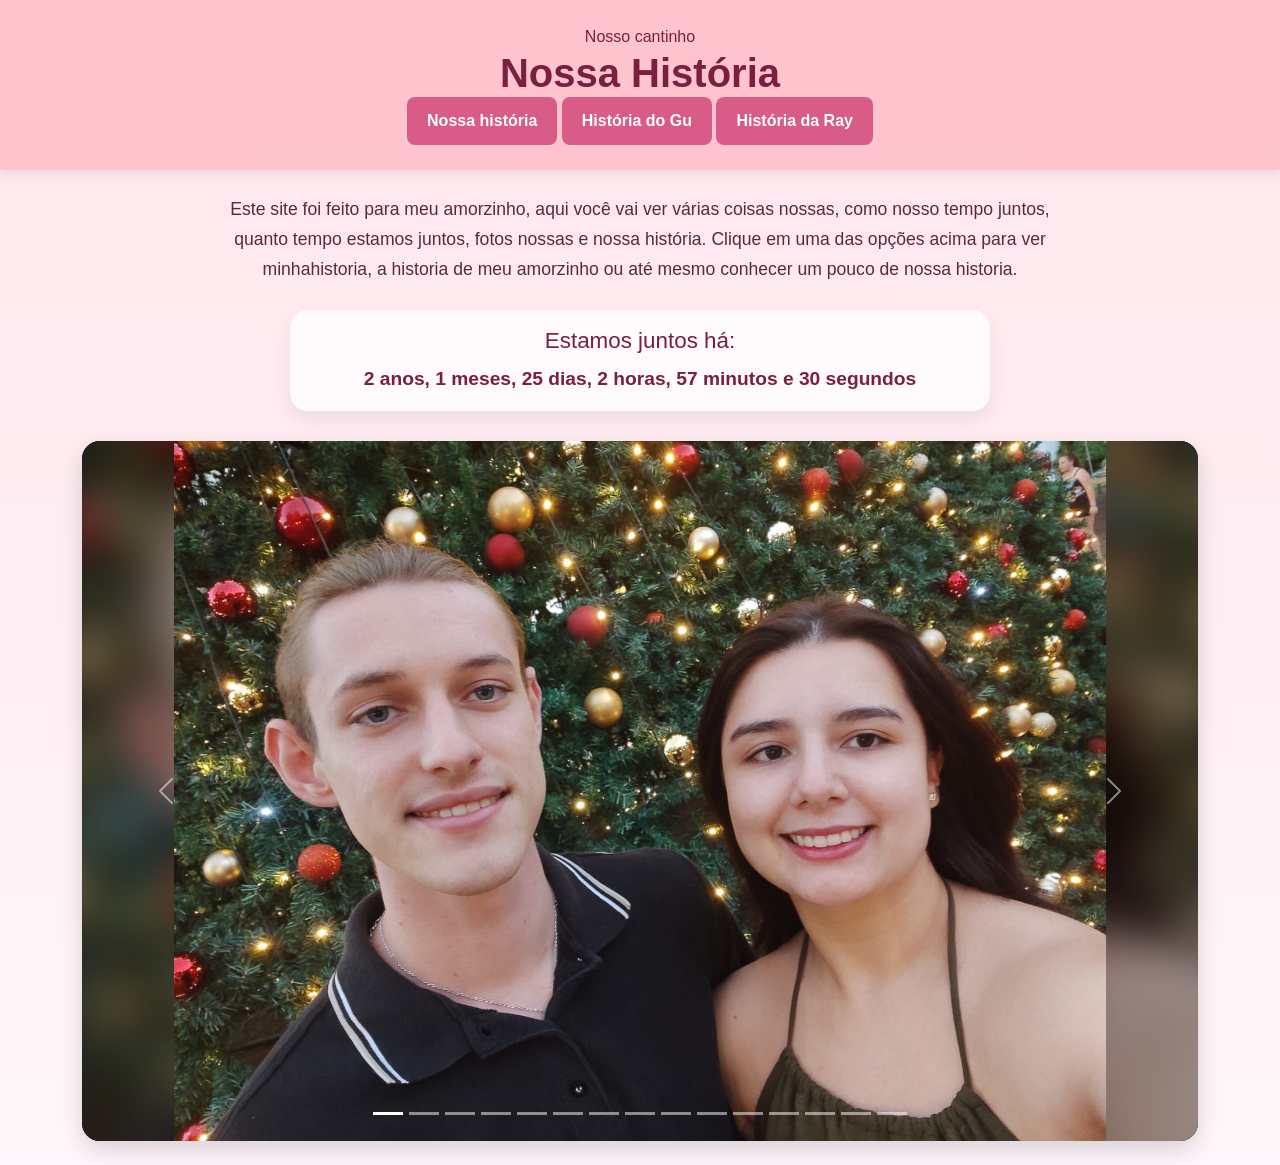
<file: index.html>
<!DOCTYPE html>
<html lang="pt-br">
<head>
    <meta charset="UTF-8">
    <meta name="viewport" content="width=device-width, initial-scale=1.0">
    <title>Nosso Site</title>

    <link href="https://cdn.jsdelivr.net/npm/bootstrap@5.3.3/dist/css/bootstrap.min.css" rel="stylesheet">
    
    <style>

        .botao {
            display: inline-block;
            padding: 12px 20px;
            background-color: #d95b87;
            color: white;
            text-decoration: none;
            border-radius: 8px;
            font-weight: bold;
        }

        .botao:hover {
            background-color: #c94f78;
        }
        body {
            margin: 0;
            font-family: Arial, sans-serif;
            background: linear-gradient(180deg, #ffe6ec, #fff7fb);
            overflow-x: hidden;
        }

        header {
            text-align: center;
            padding: 25px 15px;
            background: rgba(255, 182, 193, 0.7);
            color: #7a1f3d;
            box-shadow: 0 4px 12px rgba(0,0,0,0.08);
            position: relative;
            z-index: 1;
        }

        h1 {
            margin: 0;
            font-weight: bold;
        }

        .descricao {
            text-align: center;
            max-width: 900px;
            margin: 25px auto;
            padding: 0 15px;
            font-size: 1.1rem;
            line-height: 1.7;
            color: #5a2a3a;
            position: relative;
            z-index: 1;
        }

        .contador {
            text-align: center;
            margin: 20px auto 30px;
            padding: 18px 20px;
            max-width: 700px;
            background: rgba(255, 255, 255, 0.75);
            border-radius: 18px;
            box-shadow: 0 8px 20px rgba(0,0,0,0.08);
            color: #7a1f3d;
            position: relative;
            z-index: 1;
        }

        .contador h2 {
            margin-bottom: 10px;
            font-size: 1.4rem;
        }

        .contador p {
            margin: 0;
            font-size: 1.2rem;
            font-weight: 600;
        }

        .carousel-inner {
            border-radius: 18px;
            overflow: hidden;
            box-shadow: 0 10px 25px rgba(0,0,0,0.15);
            background: #000;
        }

        .carousel-item {
            position: relative;
            overflow: hidden;
            background: #000;
        }

        .carousel-item::before {
            content: "";
            position: absolute;
            inset: 0;
            background-image: var(--bg);
            background-size: cover;
            background-position: center;
            filter: blur(20px);
            transform: scale(1.15);
            opacity: 0.75;
            z-index: 0;
        }

        .carousel-item img {
            position: relative;
            z-index: 1;
            width: 100%;
            height: auto;
            max-height: 700px;
            object-fit: contain;
            display: block;
        }

        @media (max-width: 768px) {
            .carousel-item img {
                max-height: 420px;
            }
        }

        .hearts {
            position: fixed;
            inset: 0;
            pointer-events: none;
            overflow: hidden;
            z-index: 0;
        }

        .heart {
            position: absolute;
            bottom: -30px;
            color: rgba(255, 105, 180, 0.55);
            animation: subir linear forwards;
        }

        @keyframes subir {
            0% {
                transform: translateY(0) scale(0.8);
                opacity: 0;
            }
            10% {
                opacity: 1;
            }
            100% {
                transform: translateY(-110vh) scale(1.4);
                opacity: 0;
            }
        }

        .conteudo {
            position: relative;
            z-index: 1;
        }

        .topo {
            position: relative;
            text-align: center;
            padding: 25px 15px;
            background: rgba(255, 182, 193, 0.7);
            color: #7a1f3d;
            box-shadow: 0 4px 12px rgba(0,0,0,0.08);
            z-index: 1;
        }

        .botao-voltar {
            position: absolute;
            left: 15px;
            top: 50%;
            transform: translateY(-50%);
            display: inline-block;
            padding: 12px 20px;
            background-color: #d95b87;
            color: white;
            text-decoration: none;
            border-radius: 8px;
            font-weight: bold;
        }

        .botao-voltar:hover {
            background-color: #c94f78;
        }

            

    </style>

    
</head>
<body>
    
    
    <div class="hearts" id="hearts"></div>

    <div class="conteudo">
        
       <header class="site-header">
            <div class="header-inner">
                <div class="header-title">
                    <span class="mini">Nosso cantinho</span>
                    <h1>Nossa História</h1>
                </div>

                <div class="header-actions">
                    <a href="historiaNos.html" class="botao secundario">Nossa história</a>
                    <a href="historiaGu.html" class="botao secundario">História do Gu</a>
                    <a href="historiaRay.html" class="botao secundario">História da Ray</a>
                </div>
            </div>
        </header>


    
        <div class="descricao">
            Este site foi feito para meu amorzinho, aqui você vai ver várias coisas nossas,
            como nosso tempo juntos, quanto tempo estamos juntos, fotos nossas e nossa história. Clique 
            em uma das opções acima para ver minhahistoria, a historia de meu amorzinho ou até mesmo 
            conhecer um pouco de nossa historia.
        </div>

        <div class="contador">
            <h2>Estamos juntos há:</h2>
            <p id="tempoJuntos">Carregando...</p>
        </div>

        <div class="container my-4">
            <div id="carouselCasal" class="carousel slide" data-bs-ride="carousel" data-bs-interval="3000">
                
                <div class="carousel-indicators">
                    <button type="button" data-bs-target="#carouselCasal" data-bs-slide-to="0" class="active" aria-current="true" aria-label="Slide 1"></button>
                    <button type="button" data-bs-target="#carouselCasal" data-bs-slide-to="1" aria-label="Slide 2"></button>
                    <button type="button" data-bs-target="#carouselCasal" data-bs-slide-to="2" aria-label="Slide 3"></button>
                    <button type="button" data-bs-target="#carouselCasal" data-bs-slide-to="3" aria-label="Slide 4"></button>
                    <button type="button" data-bs-target="#carouselCasal" data-bs-slide-to="4" aria-label="Slide 5"></button>
                    <button type="button" data-bs-target="#carouselCasal" data-bs-slide-to="5" aria-label="Slide 6"></button>
                    <button type="button" data-bs-target="#carouselCasal" data-bs-slide-to="6" aria-label="Slide 7"></button>
                    <button type="button" data-bs-target="#carouselCasal" data-bs-slide-to="7" aria-label="Slide 8"></button>
                    <button type="button" data-bs-target="#carouselCasal" data-bs-slide-to="8" aria-label="Slide 9"></button>
                    <button type="button" data-bs-target="#carouselCasal" data-bs-slide-to="9" aria-label="Slide 10"></button>
                    <button type="button" data-bs-target="#carouselCasal" data-bs-slide-to="10" aria-label="Slide 11"></button>
                    <button type="button" data-bs-target="#carouselCasal" data-bs-slide-to="11" aria-label="Slide 12"></button>
                    <button type="button" data-bs-target="#carouselCasal" data-bs-slide-to="12" aria-label="Slide 13"></button>
                    <button type="button" data-bs-target="#carouselCasal" data-bs-slide-to="13" aria-label="Slide 14"></button>
                    <button type="button" data-bs-target="#carouselCasal" data-bs-slide-to="14" aria-label="Slide 15"></button>
                </div>

                <div class="carousel-inner">
                    <div class="carousel-item active" style="--bg: url('imagens/GueRay.jpg');">
                        <img src="imagens/GueRay.jpg" class="d-block w-100" alt="Foto 1" loading="lazy">
                    </div>
                    <div class="carousel-item" style="--bg: url('imagens/GueRay2.jpg');">
                        <img src="imagens/GueRay2.jpg" class="d-block w-100" alt="Foto 2" loading="lazy">
                    </div>
                    <div class="carousel-item" style="--bg: url('imagens/GueRay3.jpg');">
                        <img src="imagens/GueRay3.jpg" class="d-block w-100" alt="Foto 3" loading="lazy">
                    </div>
                    <div class="carousel-item" style="--bg: url('imagens/GueRay4.jpg');">
                        <img src="imagens/GueRay4.jpg" class="d-block w-100" alt="Foto 4" loading="lazy">
                    </div>
                    <div class="carousel-item" style="--bg: url('imagens/GueRay5.jpg');">
                        <img src="imagens/GueRay5.jpg" class="d-block w-100" alt="Foto 5" loading="lazy">
                    </div>
                    <div class="carousel-item" style="--bg: url('imagens/GueRay6.jpg');">
                        <img src="imagens/GueRay6.jpg" class="d-block w-100" alt="Foto 6" loading="lazy">
                    </div>
                    <div class="carousel-item" style="--bg: url('imagens/GueRay7.jpg');">
                        <img src="imagens/GueRay7.jpg" class="d-block w-100" alt="Foto 7" loading="lazy">
                    </div>
                    <div class="carousel-item" style="--bg: url('imagens/GueRay8.jpg');">
                        <img src="imagens/GueRay8.jpg" class="d-block w-100" alt="Foto 8" loading="lazy">
                    </div>
                    <div class="carousel-item" style="--bg: url('imagens/GueRay9.jpg');">
                        <img src="imagens/GueRay9.jpg" class="d-block w-100" alt="Foto 9" loading="lazy">
                    </div>
                    <div class="carousel-item" style="--bg: url('imagens/GueRay10.jpg');">
                        <img src="imagens/GueRay10.jpg" class="d-block w-100" alt="Foto 10" loading="lazy">
                    </div>
                    <div class="carousel-item" style="--bg: url('imagens/GueRay11.jpg');">
                        <img src="imagens/GueRay11.jpg" class="d-block w-100" alt="Foto 11" loading="lazy">
                    </div>
                    <div class="carousel-item" style="--bg: url('imagens/GueRay12.jpg');">
                        <img src="imagens/GueRay12.jpg" class="d-block w-100" alt="Foto 12" loading="lazy">
                    </div>
                    <div class="carousel-item" style="--bg: url('imagens/GueRay13.jpg');">
                        <img src="imagens/GueRay13.jpg" class="d-block w-100" alt="Foto 13" loading="lazy">
                    </div>
                    <div class="carousel-item" style="--bg: url('imagens/GueRay14.jpg');">
                        <img src="imagens/GueRay14.jpg" class="d-block w-100" alt="Foto 14" loading="lazy">
                    </div>
                    <div class="carousel-item" style="--bg: url('imagens/GueRay15.jpg');">
                        <img src="imagens/GueRay15.jpg" class="d-block w-100" alt="Foto 15" loading="lazy">
                    </div>
                </div>

                <button class="carousel-control-prev" type="button" data-bs-target="#carouselCasal" data-bs-slide="prev">
                    <span class="carousel-control-prev-icon" aria-hidden="true"></span>
                    <span class="visually-hidden">Anterior</span>
                </button>

                <button class="carousel-control-next" type="button" data-bs-target="#carouselCasal" data-bs-slide="next">
                    <span class="carousel-control-next-icon" aria-hidden="true"></span>
                    <span class="visually-hidden">Próximo</span>
                </button>
            </div>
        </div>
    </div>

    <script src="https://cdn.jsdelivr.net/npm/bootstrap@5.3.3/dist/js/bootstrap.bundle.min.js"></script>

    <script>
        const dataInicio = new Date("2024-10-11T00:00:00");

        function atualizarTempoJuntos() {
            const agora = new Date();
            const diff = agora - dataInicio;

            const segundos = Math.floor(diff / 1000);
            const minutos = Math.floor(segundos / 60);
            const horas = Math.floor(minutos / 60);
            const dias = Math.floor(horas / 24);
            const anos = Math.floor(dias / 365);
            const meses = Math.floor((dias % 365) / 30);
            const diasRestantes = (dias % 365) % 30;

            document.getElementById("tempoJuntos").textContent =
                `${anos} anos, ${meses} meses, ${diasRestantes} dias, ${horas % 24} horas, ${minutos % 60} minutos e ${segundos % 60} segundos`;
        }

        atualizarTempoJuntos();
        setInterval(atualizarTempoJuntos, 1000);

        const heartsContainer = document.getElementById("hearts");

        function criarCoracao() {
            const heart = document.createElement("span");
            heart.classList.add("heart");
            heart.textContent = "❤";
            heart.style.left = Math.random() * 100 + "vw";
            heart.style.animationDuration = (5 + Math.random() * 5) + "s";
            heart.style.fontSize = (16 + Math.random() * 22) + "px";
            heartsContainer.appendChild(heart);

            setTimeout(() => {
                heart.remove();
            }, 10000);
        }

        setInterval(criarCoracao, 500);
    </script>
</body>
</html>
</file>
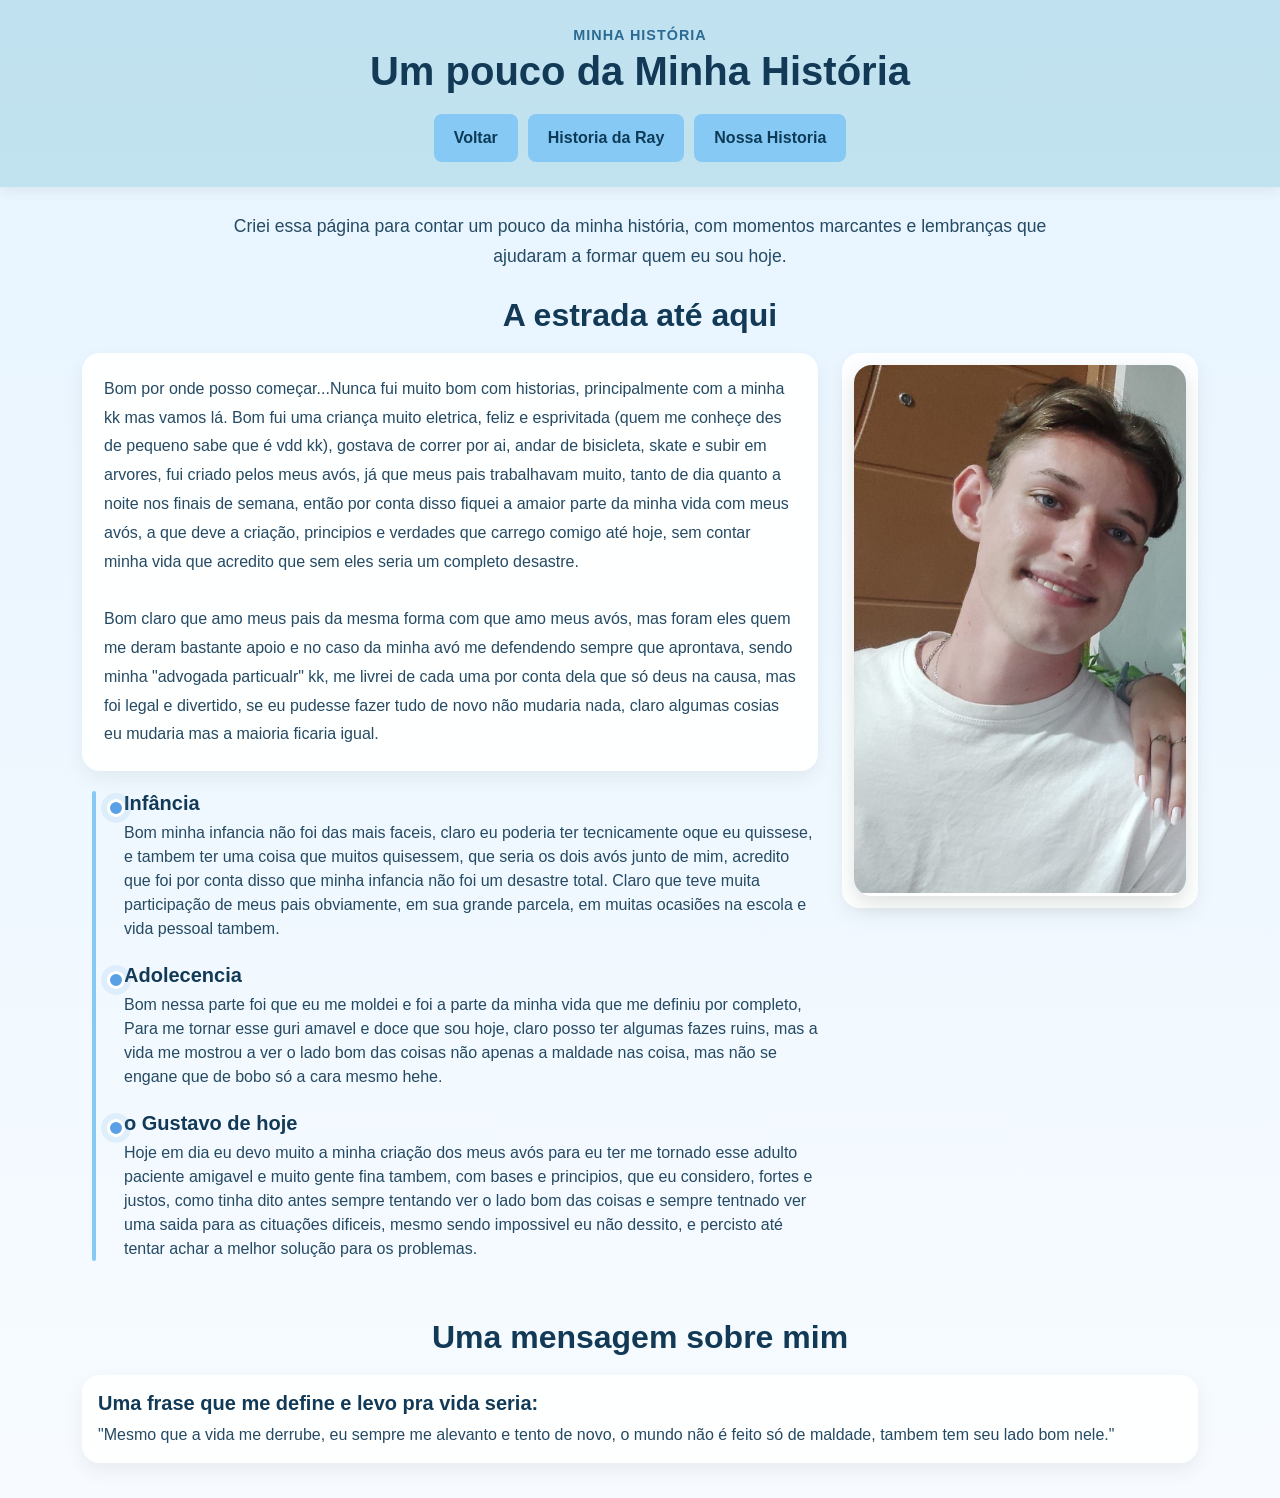
<file: historiaGu.html>
<!DOCTYPE html>
<html lang="pt-br">
<head>
    <meta charset="UTF-8">
    <meta name="viewport" content="width=device-width, initial-scale=1.0">
    <title>História do Gu</title>

    <link href="https://cdn.jsdelivr.net/npm/bootstrap@5.3.3/dist/css/bootstrap.min.css" rel="stylesheet">

    <style>
        body {
            margin: 0;
            font-family: Arial, sans-serif;
            background: linear-gradient(180deg, #e6f4ff, #f7fbff);
            overflow-x: hidden;
        }

        .hearts {
            position: fixed;
            inset: 0;
            pointer-events: none;
            overflow: hidden;
            z-index: 0;
        }

        .heart {
            position: absolute;
            bottom: -30px;
            color: rgba(80, 160, 230, 0.45);
            animation: subir linear forwards;
            filter: drop-shadow(0 6px 12px rgba(80,160,230,0.12));
        }

        @keyframes subir {
            0% {
                transform: translateY(0) scale(0.8);
                opacity: 0;
            }
            10% {
                opacity: 1;
            }
            100% {
                transform: translateY(-110vh) scale(1.4);
                opacity: 0;
            }
        }

        .conteudo {
            position: relative;
            z-index: 1;
        }

        .site-header {
            text-align: center;
            padding: 25px 15px;
            background: rgba(173, 216, 230, 0.65);
            color: #1b4f73;
            box-shadow: 0 4px 12px rgba(0,0,0,0.06);
            position: relative;
            z-index: 1;
        }

        .header-inner {
            display: flex;
            flex-direction: column;
            align-items: center;
            gap: 14px;
        }

        .mini {
            display: block;
            font-size: 0.9rem;
            font-weight: bold;
            letter-spacing: 1px;
            text-transform: uppercase;
            color: #2b6b93;
        }

        h1 {
            margin: 0;
            font-weight: bold;
            color: #123a57;
        }

        .header-actions {
            display: flex;
            flex-wrap: wrap;
            justify-content: center;
            gap: 10px;
            margin-top: 5px;
        }

        .botao {
            display: inline-block;
            padding: 12px 20px;
            background-color: #5aa0e6;
            color: white;
            text-decoration: none;
            border-radius: 8px;
            font-weight: bold;
            transition: 0.22s ease;
        }

        .botao:hover {
            background-color: #428fcf;
            transform: translateY(-1px);
        }

        .botao.secundario {
            background-color: #87c9f5;
            color: #0d3b57;
        }

        .botao.secundario:hover {
            background-color: #6dbaf0;
            color: #062838;
        }

        .descricao {
            text-align: center;
            max-width: 900px;
            margin: 25px auto;
            padding: 0 15px;
            font-size: 1.1rem;
            line-height: 1.7;
            color: #254a63;
            position: relative;
            z-index: 1;
        }

        .contador {
            text-align: center;
            margin: 20px auto 30px;
            padding: 18px 20px;
            max-width: 700px;
            background: rgba(255, 255, 255, 0.85);
            border-radius: 18px;
            box-shadow: 0 8px 20px rgba(0,0,0,0.06);
            color: #123a57;
            position: relative;
            z-index: 1;
        }

        .contador h2 {
            margin-bottom: 10px;
            font-size: 1.4rem;
        }

        .contador p {
            margin: 0;
            font-size: 1.2rem;
            font-weight: 600;
        }

        .secao {
            margin-bottom: 35px;
            position: relative;
            z-index: 1;
        }

        .titulo-secao {
            text-align: center;
            color: #123a57;
            font-weight: bold;
            margin-bottom: 18px;
        }

        .card-historia {
            background: rgba(255, 255, 255, 0.9);
            border: none;
            border-radius: 18px;
            box-shadow: 0 8px 20px rgba(0,0,0,0.06);
            overflow: hidden;
            height: 100%;
        }

        .card-historia .card-body {
            color: #254a63;
        }

        .card-historia h5 {
            color: #123a57;
            font-weight: bold;
        }

        .imagem-historia {
            width: 100%;
            height: 280px;
            object-fit: cover;
            display: block;
            border-radius: 18px;
            box-shadow: 0 8px 20px rgba(0,0,0,0.08);
        }

        .bloco-texto {
            background: rgba(255, 255, 255, 0.94);
            border-radius: 18px;
            box-shadow: 0 8px 20px rgba(0,0,0,0.06);
            padding: 22px;
            color: #254a63;
            line-height: 1.8;
            margin-bottom: 20px;
        }

        .timeline {
            position: relative;
            padding-left: 24px;
        }

        .timeline::before {
            content: "";
            position: absolute;
            left: 10px;
            top: 0;
            bottom: 0;
            width: 4px;
            background: #87c9f5;
            border-radius: 2px;
        }

        .evento {
            position: relative;
            margin-bottom: 22px;
            padding-left: 18px;
        }

        .evento::before {
            content: "";
            position: absolute;
            left: 1px;
            top: 8px;
            width: 18px;
            height: 18px;
            border-radius: 50%;
            background: #5aa0e6;
            border: 3px solid #fff;
            box-shadow: 0 0 0 6px rgba(90,160,230,0.12);
        }

        .evento h5 {
            color: #123a57;
            font-weight: bold;
            margin-bottom: 6px;
        }

        .evento p {
            margin: 0;
            color: #254a63;
        }

        .foto-canto {
            max-width: 100%;
            border-radius: 18px;
            box-shadow: 0 8px 20px rgba(0,0,0,0.12);
            object-fit: cover;
        }

        .foto-box {
            background: rgba(255,255,255,0.9);
            padding: 12px;
            border-radius: 18px;
            box-shadow: 0 8px 20px rgba(0,0,0,0.06);
        }

        @media (max-width: 768px) {
            .header-actions {
                flex-direction: column;
                width: 100%;
            }

            .botao {
                width: 100%;
                text-align: center;
            }
        }
    </style>
</head>
<body>

    <div class="hearts" id="hearts"></div>

    <div class="conteudo">
        <header class="site-header">
            <div class="header-inner">
                <div class="header-title">
                    <span class="mini">Minha História</span>
                    <h1>Um pouco da Minha História </h1>
                </div>

                <div class="header-actions">
                    <a href="index.html" class="botao secundario">Voltar</a>
                    <a href="historiaRay.html" class="botao secundario">Historia da Ray</a>
                    <a href="historiaNos.html" class="botao secundario">Nossa Historia</a>
                </div>
            </div>
        </header>

        <div class="descricao" id="sobre">
            Criei essa página para contar um pouco da minha história, com momentos marcantes e lembranças que ajudaram a formar quem eu sou hoje.
        </div>

        

        <div class="container">

            <section class="secao" id="trajetoria">
                <h2 class="titulo-secao">A estrada até aqui </h2>

                <div class="row align-items-start g-4">
                    <div class="col-md-8">
                        <div class="bloco-texto">
                            Bom por onde posso começar...Nunca fui muito bom com historias, principalmente com a minha kk mas vamos lá.
                            Bom fui uma criança muito eletrica, feliz e esprivitada (quem me conheçe des de pequeno sabe que é vdd kk), 
                            gostava de correr por ai, andar de bisicleta, skate e subir em arvores, fui criado pelos meus avós,
                            já que meus pais trabalhavam muito, tanto de dia quanto a noite nos finais de semana, então por conta disso 
                            fiquei a amaior parte da minha vida com meus avós, a que deve a criação, principios e verdades que carrego comigo 
                            até hoje, sem contar minha vida que acredito que sem eles seria um completo desastre. 

                            <br><br>

                            Bom claro que amo meus pais da mesma forma com que amo meus avós, mas foram eles quem me deram bastante apoio e no caso 
                            da minha avó me defendendo sempre que aprontava, sendo minha "advogada particualr" kk, me livrei de cada uma por conta dela que 
                            só deus na causa, mas foi legal e divertido, se eu pudesse fazer tudo de novo não mudaria nada, claro algumas cosias eu mudaria 
                            mas a maioria ficaria igual.
                        </div>

                        <div class="timeline">
                            <div class="evento">
                                <h5>Infância</h5>
                                <p>Bom minha infancia não foi das mais faceis, claro eu poderia ter tecnicamente oque eu quissese, e tambem ter uma coisa 
                                    que muitos quisessem, que seria os dois avós junto de mim, acredito que foi por conta disso que minha infancia não foi 
                                    um desastre total. Claro que teve muita participação de meus pais obviamente, em sua grande parcela, em muitas ocasiões 
                                    na escola e vida pessoal tambem.
                                </p>
                            </div>

                            <div class="evento">
                                <h5>Adolecencia</h5>
                                <p>Bom nessa parte foi que eu me moldei e foi a parte da minha vida que me definiu por completo, Para me tornar esse guri
                                amavel e doce que sou hoje, claro posso ter algumas fazes ruins, mas a vida me mostrou a ver o lado bom das coisas não apenas 
                                a maldade nas coisa, mas não se engane que de bobo só a cara mesmo hehe.     
                                </p>

                            </div>

                            <div class="evento">
                                <h5>o Gustavo de hoje</h5>
                                <p>Hoje em dia eu devo muito a minha criação dos meus avós para eu ter me tornado esse adulto paciente 
                                    amigavel e muito gente fina tambem, com bases e principios, que eu considero, fortes e justos, como tinha dito antes 
                                    sempre tentando ver o lado bom das coisas e sempre tentnado ver uma saida para as cituações dificeis, mesmo sendo impossivel 
                                    eu não dessito, e percisto até tentar achar a melhor solução para os problemas. 
                                </p>
                            </div>
                        </div>
                    </div>

                    <div class="col-md-4 text-center text-md-end">
                        <div class="foto-box">
                            <img src="imagens/minha foto.jpg" alt="Minha foto" class="img-fluid foto-canto">
                        </div>
                    </div>
                </div>
            </section>

            

            <section class="secao">
                <h2 class="titulo-secao">Uma mensagem sobre mim</h2>

                <div class="card card-historia">
                    <div class="card-body">
                        <h5 class="card-title">Uma frase que me define e levo pra vida seria:</h5>
                        <p class="card-text">
                            "Mesmo que a vida me derrube, eu sempre me alevanto e tento de novo, o mundo não é feito só de maldade, tambem tem seu lado bom nele."
                        </p>
                        
                    </div>
                </div>
            </section>

        </div>
    </div>

    <script>
        
         const heartsContainer = document.getElementById("hearts");

        function criarCoracao() {
            const heart = document.createElement("div");
            heart.classList.add("heart");
            heart.innerHTML = "♥";

            heart.style.left = Math.random() * 100 + "vw";
            heart.style.fontSize = (12 + Math.random() * 22) + "px";
            heart.style.animationDuration = (4 + Math.random() * 4) + "s";

            heartsContainer.appendChild(heart);

            setTimeout(() => {
                heart.remove();
            }, 9000);
        }

        setInterval(criarCoracao, 600);
    </script>

    <script src="https://cdn.jsdelivr.net/npm/bootstrap@5.3.3/dist/js/bootstrap.bundle.min.js"></script>
</body>
</html>
</file>
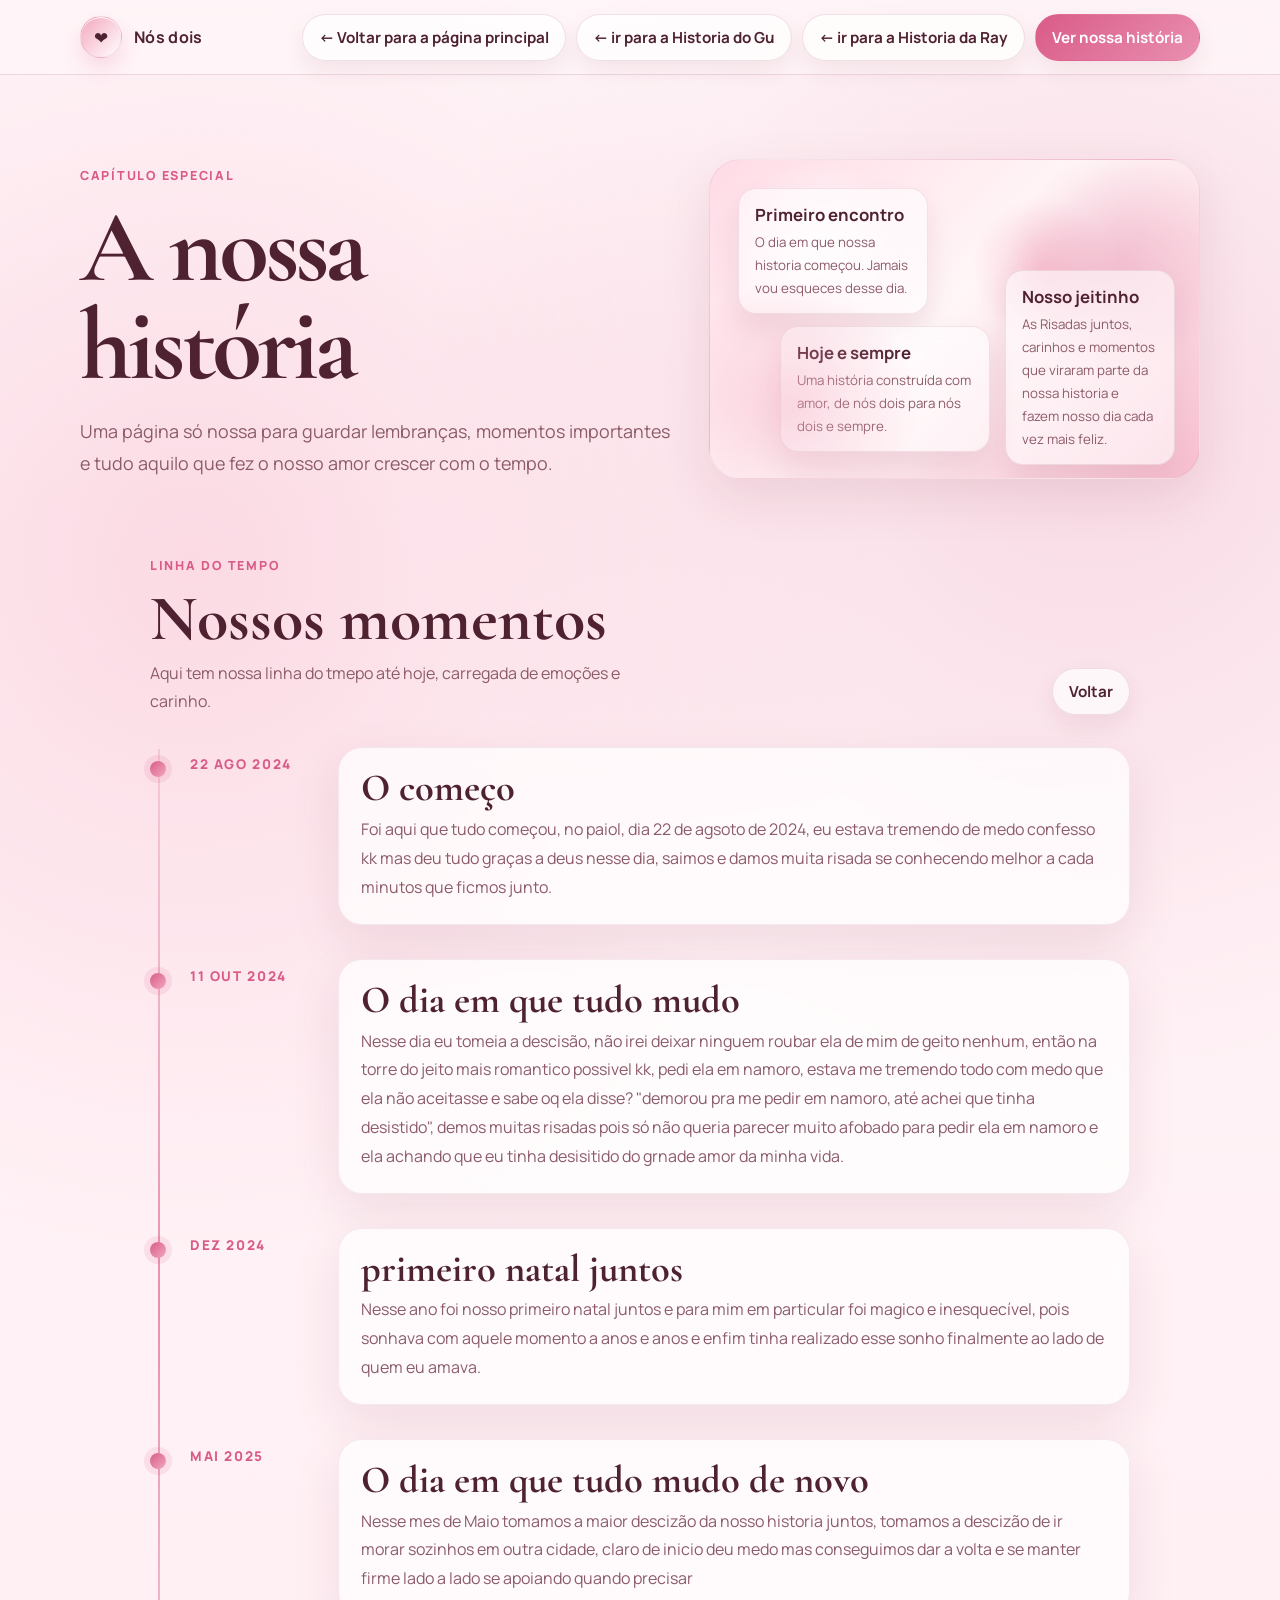
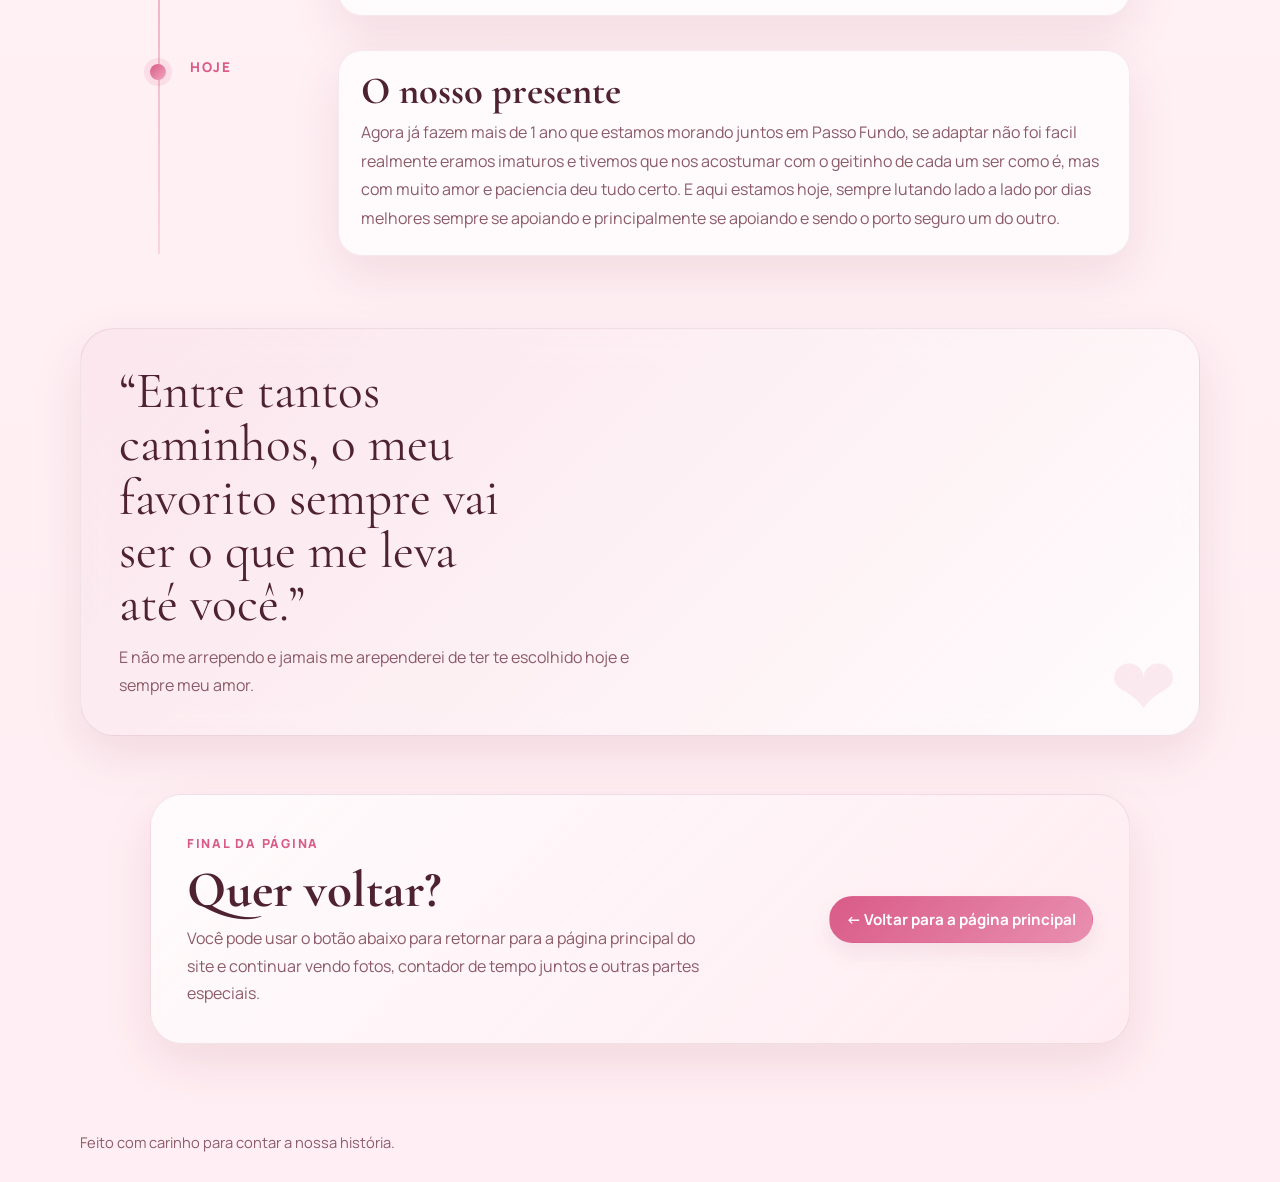
<file: historiaNos.html>
<!DOCTYPE html>
<html lang="pt-BR">
<head>
  <meta charset="UTF-8" />
  <meta name="viewport" content="width=device-width, initial-scale=1.0" />
  <title>Nossa História</title>

  <link rel="preconnect" href="https://fonts.googleapis.com">
  <link rel="preconnect" href="https://fonts.gstatic.com" crossorigin>
  <link href="https://fonts.googleapis.com/css2?family=Cormorant+Garamond:wght@500;600;700&family=Manrope:wght@400;500;600;700&display=swap" rel="stylesheet">

  <style>
    :root{
      --bg: #fff6f8;
      --bg-soft: #ffe9ef;
      --paper: rgba(255,255,255,.72);
      --ink: #4f2231;
      --muted: #8c5b69;
      --line: rgba(122,31,61,.14);
      --accent: #d95b87;
      --accent-2: #f4a7be;
      --shadow: 0 18px 50px rgba(114, 28, 56, 0.10);
      --radius: 24px;
    }

    * { box-sizing: border-box; }

    html {
      scroll-behavior: smooth;
    }

    body{
      margin:0;
      color: var(--ink);
      background:
        radial-gradient(circle at 15% 20%, rgba(244,167,190,.35), transparent 28%),
        radial-gradient(circle at 85% 15%, rgba(217,91,135,.18), transparent 26%),
        linear-gradient(180deg, #fff8fa 0%, #fff1f5 48%, #ffeef3 100%);
      font-family: "Manrope", sans-serif;
      overflow-x: hidden;
    }

    .texture,
    .hearts {
      position: fixed;
      inset: 0;
      pointer-events: none;
    }

    .texture {
      opacity: .22;
      background-image:
        radial-gradient(rgba(122,31,61,.06) 1px, transparent 1px);
      background-size: 14px 14px;
      mask-image: linear-gradient(to bottom, black, transparent 90%);
    }

    .hearts { z-index: 0; overflow: hidden; }

    .heart {
      position: absolute;
      bottom: -40px;
      color: rgba(217,91,135,.22);
      animation: floatUp linear forwards;
      filter: blur(.2px);
    }

    @keyframes floatUp {
      0% { transform: translateY(0) scale(.8) rotate(0deg); opacity: 0; }
      10% { opacity: 1; }
      100% { transform: translateY(-110vh) scale(1.45) rotate(14deg); opacity: 0; }
    }

    .page {
      position: relative;
      z-index: 1;
    }

    .nav-wrap {
      position: sticky;
      top: 0;
      z-index: 20;
      backdrop-filter: blur(14px);
      background: rgba(255,246,248,.72);
      border-bottom: 1px solid var(--line);
    }

    nav {
      width: min(1120px, calc(100% - 32px));
      margin: 0 auto;
      min-height: 74px;
      display: flex;
      align-items: center;
      justify-content: space-between;
      gap: 16px;
    }

    .brand {
      display: inline-flex;
      align-items: center;
      gap: 12px;
      text-decoration: none;
      color: var(--ink);
    }

    .brand-mark {
      width: 42px;
      height: 42px;
      border-radius: 50%;
      display: grid;
      place-items: center;
      background: linear-gradient(135deg, var(--accent-2), #fff);
      box-shadow: inset 0 1px 0 rgba(255,255,255,.9), 0 10px 20px rgba(217,91,135,.18);
      border: 1px solid rgba(217,91,135,.18);
      font-size: 1.05rem;
    }

    .brand span:last-child {
      font-weight: 700;
      letter-spacing: .02em;
    }

    .nav-actions {
      display: flex;
      flex-wrap: wrap;
      gap: 10px;
    }

    .btn {
      appearance: none;
      border: 0;
      text-decoration: none;
      color: var(--ink);
      background: rgba(255,255,255,.7);
      border: 1px solid rgba(122,31,61,.12);
      padding: 12px 16px;
      border-radius: 999px;
      font-weight: 700;
      font-size: .95rem;
      display: inline-flex;
      align-items: center;
      gap: 10px;
      box-shadow: 0 10px 22px rgba(114,28,56,.08);
      transition: transform .22s ease, box-shadow .22s ease, background .22s ease, color .22s ease;
      cursor: pointer;
    }

    .btn:hover {
      transform: translateY(-2px);
      box-shadow: 0 16px 28px rgba(114,28,56,.12);
      background: #fff;
    }

    .btn:active { transform: translateY(0) scale(.98); }

    .btn.primary {
      background: linear-gradient(135deg, var(--accent), #e98fb0);
      color: #fff;
      border-color: transparent;
    }

    .btn.primary:hover {
      box-shadow: 0 18px 30px rgba(217,91,135,.28);
      filter: saturate(1.05);
    }

    .hero {
      width: min(1120px, calc(100% - 32px));
      margin: 0 auto;
      padding: clamp(40px, 7vw, 84px) 0 28px;
      display: grid;
      grid-template-columns: 1.1fr .9fr;
      gap: 28px;
      align-items: end;
    }

    .eyebrow {
      display: inline-block;
      margin-bottom: 14px;
      color: var(--accent);
      letter-spacing: .14em;
      text-transform: uppercase;
      font-size: .78rem;
      font-weight: 800;
    }

    h1, h2, h3 {
      font-family: "Cormorant Garamond", serif;
      margin: 0;
      line-height: .96;
    }

    h1 {
      font-size: clamp(3.3rem, 8vw, 6.8rem);
      letter-spacing: -.04em;
      max-width: 8ch;
    }

    .hero p {
      margin: 20px 0 0;
      max-width: 58ch;
      color: var(--muted);
      font-size: clamp(1rem, 1.6vw, 1.12rem);
      line-height: 1.8;
    }

    .hero-art {
      min-height: 320px;
      border-radius: calc(var(--radius) + 8px);
      position: relative;
      overflow: hidden;
      background:
        radial-gradient(circle at 22% 28%, rgba(255,255,255,.85), transparent 20%),
        radial-gradient(circle at 68% 34%, rgba(244,167,190,.55), transparent 18%),
        linear-gradient(135deg, #ffdbe6 0%, #fff6f8 48%, #f8bfd0 100%);
      box-shadow: var(--shadow);
      border: 1px solid rgba(122,31,61,.08);
    }

    .hero-art::before,
    .hero-art::after {
      content: "";
      position: absolute;
      inset: auto;
      border-radius: 50%;
      filter: blur(2px);
    }

    .hero-art::before {
      width: 240px;
      height: 240px;
      right: -40px;
      top: -20px;
      background: radial-gradient(circle, rgba(217,91,135,.28), transparent 65%);
    }

    .hero-art::after {
      width: 280px;
      height: 280px;
      left: -60px;
      bottom: -70px;
      background: radial-gradient(circle, rgba(244,167,190,.42), transparent 65%);
    }

    .art-note {
      position: absolute;
      backdrop-filter: blur(10px);
      background: rgba(255,255,255,.56);
      border: 1px solid rgba(122,31,61,.1);
      border-radius: 18px;
      padding: 14px 16px;
      box-shadow: 0 16px 28px rgba(114,28,56,.10);
      animation: bob 5.5s ease-in-out infinite;
    }

    .art-note strong {
      display: block;
      font-size: 1.05rem;
      margin-bottom: 4px;
    }

    .art-note small {
      color: var(--muted);
      line-height: 1.5;
    }

    .note-1 { top: 28px; left: 28px; max-width: 190px; }
    .note-2 { right: 24px; top: 110px; max-width: 170px; animation-delay: .8s; }
    .note-3 { left: 70px; bottom: 26px; max-width: 210px; animation-delay: 1.2s; }

    @keyframes bob {
      0%, 100% { transform: translateY(0); }
      50% { transform: translateY(-8px); }
    }

    .section {
      width: min(980px, calc(100% - 32px));
      margin: 0 auto;
      padding: 46px 0;
    }

    .section-head {
      display: grid;
      grid-template-columns: 1fr auto;
      gap: 18px;
      align-items: end;
      margin-bottom: 26px;
    }

    .section-head p {
      max-width: 52ch;
      color: var(--muted);
      margin: 10px 0 0;
      line-height: 1.75;
    }

    .timeline {
      position: relative;
      display: grid;
      gap: 22px;
      padding-left: 28px;
    }

    .timeline::before {
      content: "";
      position: absolute;
      left: 8px;
      top: 8px;
      bottom: 8px;
      width: 2px;
      background: linear-gradient(to bottom, rgba(217,91,135,.18), rgba(217,91,135,.65), rgba(217,91,135,.18));
    }

    .moment {
      position: relative;
      display: grid;
      grid-template-columns: 128px 1fr;
      gap: 20px;
      align-items: start;
      padding: 6px 0 6px 12px;
    }

    .moment::before {
      content: "";
      position: absolute;
      left: -28px;
      top: 20px;
      width: 16px;
      height: 16px;
      border-radius: 50%;
      background: linear-gradient(135deg, var(--accent), #f1a8c0);
      box-shadow: 0 0 0 6px rgba(217,91,135,.12);
    }

    .moment-date {
      font-size: .84rem;
      font-weight: 800;
      letter-spacing: .12em;
      text-transform: uppercase;
      color: var(--accent);
      padding-top: 8px;
    }

    .moment-body {
      background: var(--paper);
      backdrop-filter: blur(10px);
      border: 1px solid rgba(122,31,61,.08);
      border-radius: 24px;
      padding: 22px;
      box-shadow: var(--shadow);
    }

    .moment-body h3 {
      font-size: clamp(1.8rem, 3vw, 2.5rem);
      margin-bottom: 8px;
    }

    .moment-body p {
      margin: 0;
      color: var(--muted);
      line-height: 1.8;
      font-size: 1rem;
    }

    .quote-band {
      width: min(1120px, calc(100% - 32px));
      margin: 20px auto 0;
      padding: 36px clamp(20px, 4vw, 38px);
      border-radius: 34px;
      background:
        linear-gradient(135deg, rgba(217,91,135,.10), rgba(255,255,255,.56)),
        rgba(255,255,255,.42);
      backdrop-filter: blur(12px);
      border: 1px solid rgba(122,31,61,.10);
      box-shadow: var(--shadow);
      position: relative;
      overflow: hidden;
    }

    .quote-band::after {
      content: "❤";
      position: absolute;
      right: 22px;
      bottom: 10px;
      font-size: 5rem;
      color: rgba(217,91,135,.10);
      line-height: 1;
    }

    blockquote {
      margin: 0;
      font-family: "Cormorant Garamond", serif;
      font-size: clamp(2rem, 4vw, 3.4rem);
      line-height: 1.04;
      max-width: 16ch;
    }

    .quote-band p {
      margin: 12px 0 0;
      color: var(--muted);
      max-width: 54ch;
      line-height: 1.75;
    }

    .cta {
      width: min(980px, calc(100% - 32px));
      margin: 0 auto;
      padding: 58px 0 88px;
    }

    .cta-box {
      border-radius: 32px;
      padding: clamp(24px, 4vw, 36px);
      background: linear-gradient(135deg, rgba(255,255,255,.76), rgba(255,235,241,.66));
      border: 1px solid rgba(122,31,61,.10);
      box-shadow: var(--shadow);
      display: grid;
      grid-template-columns: 1fr auto;
      gap: 20px;
      align-items: center;
    }

    .cta-box p {
      color: var(--muted);
      margin: 10px 0 0;
      line-height: 1.7;
      max-width: 52ch;
    }

    footer {
      width: min(1120px, calc(100% - 32px));
      margin: 0 auto;
      padding: 0 0 30px;
      color: var(--muted);
      font-size: .92rem;
    }

    .reveal {
      opacity: 0;
      transform: translateY(18px);
      animation: reveal .8s ease forwards;
    }

    .delay-1 { animation-delay: .08s; }
    .delay-2 { animation-delay: .18s; }
    .delay-3 { animation-delay: .28s; }
    .delay-4 { animation-delay: .38s; }

    @keyframes reveal {
      to { opacity: 1; transform: translateY(0); }
    }

    .js-reveal {
      opacity: 0;
      transform: translateY(26px);
      transition: opacity .7s ease, transform .7s ease;
    }

    .js-reveal.is-visible {
      opacity: 1;
      transform: translateY(0);
    }

    @media (max-width: 920px) {
      .hero,
      .cta-box,
      .section-head,
      .moment {
        grid-template-columns: 1fr;
      }

      .hero-art { min-height: 280px; }

      .section-head { align-items: start; }

      .moment {
        gap: 10px;
        padding-left: 8px;
      }

      .moment-date { padding-top: 0; }

      .cta-box .nav-actions {
        width: 100%;
      }
    }

    @media (max-width: 640px) {
      nav {
        padding: 14px 0;
        align-items: start;
        flex-direction: column;
      }

      .nav-actions { width: 100%; }
      .nav-actions .btn { justify-content: center; width: 100%; }

      .hero { padding-top: 32px; }

      .timeline { padding-left: 22px; }
      .timeline::before { left: 5px; }
      .moment::before { left: -22px; }
      .quote-band { border-radius: 24px; }
      .cta-box { border-radius: 24px; }
    }
  </style>
</head>
<body>
  <div class="texture" aria-hidden="true"></div>
  <div class="hearts" id="hearts" aria-hidden="true"></div>

  <div class="page">
    <div class="nav-wrap">
      <nav aria-label="Navegação principal">
        <a class="brand" href="index.html">
          <span class="brand-mark">❤</span>
          <span>Nós dois</span>
        </a>

        <div class="nav-actions">
          <a class="btn" href="index.html">← Voltar para a página principal</a>
          <a class="btn" href="historiaGu.html">← ir para a Historia do Gu</a>
          <a class="btn" href="historiaRay.html">← ir para a Historia da Ray</a>
          <a class="btn primary" href="#linha-do-tempo">Ver nossa história</a>
        </div>
      </nav>
    </div>

    <header class="hero">
      <div>
        <span class="eyebrow reveal">Capítulo especial</span>
        <h1 class="reveal delay-1">A nossa história</h1>
        <p class="reveal delay-2">
          Uma página só nossa para guardar lembranças, momentos importantes e tudo aquilo
          que fez o nosso amor crescer com o tempo.
        </p>
      </div>

      <div class="hero-art reveal delay-3" aria-hidden="true">
        <div class="art-note note-1">
          <strong>Primeiro encontro</strong>
          <small>O dia em que nossa historia começou. 
            Jamais vou esqueces desse dia.</small>
        </div>
        <div class="art-note note-2">
          <strong>Nosso jeitinho</strong>
          <small>As Risadas juntos, carinhos e momentos que viraram parte da nossa historia e 
            fazem nosso dia cada vez mais feliz.</small>
        </div>
        <div class="art-note note-3">
          <strong>Hoje e sempre</strong>
          <small>Uma história construída com amor, de nós dois para nós dois e sempre.</small>
        </div>
      </div>
    </header>

    <main>
      <section class="section js-reveal" id="linha-do-tempo">
        <div class="section-head">
          <div>
            <span class="eyebrow">Linha do tempo</span>
            <h2 style="font-size: clamp(2.4rem, 5vw, 4.2rem);">Nossos momentos</h2>
            <p>
              Aqui tem nossa linha do tmepo até hoje, carregada de emoções e carinho.
            </p>
          </div>
          <a class="btn" href="index.html">Voltar</a>
        </div>

        <div class="timeline">
          <article class="moment js-reveal">
            <div class="moment-date">22 ago 2024</div>
            <div class="moment-body">
              <h3>O começo</h3>
              <p>
                Foi aqui que tudo começou, no paiol, dia 22 de agsoto de 2024, eu estava tremendo de medo confesso kk mas deu tudo graças a 
                deus nesse dia, saimos e damos muita risada se conhecendo melhor a cada minutos que ficmos junto.
              </p>
            </div>
          </article>
          <article class="moment js-reveal">
            <div class="moment-date">11 Out 2024</div>
              <div class="moment-body">
                <h3>O dia em que tudo mudo </h3>
                  <p>
                    Nesse dia eu tomeia a descisão, não irei deixar ninguem roubar ela de mim de geito nenhum, então na torre
                    do jeito mais romantico possivel kk, pedi ela em namoro, estava me tremendo todo com medo que ela não aceitasse e sabe oq ela disse?
                    "demorou pra me pedir em namoro, até achei que tinha desistido", demos muitas risadas pois só não queria parecer muito afobado 
                    para pedir ela em namoro e ela achando que eu tinha desisitido do grnade amor da minha vida. 
                  </p>
              </div>
          </article>

          <article class="moment js-reveal">
            <div class="moment-date">Dez 2024</div>
            <div class="moment-body">
              <h3>primeiro natal juntos </h3>
              <p>
                Nesse ano foi nosso primeiro natal juntos e para mim em particular foi magico e inesquecível,
                pois sonhava com aquele momento a anos e anos e enfim tinha realizado esse sonho finalmente 
                ao lado de quem eu amava.
              </p>
            </div>
          </article>

          <article class="moment js-reveal">
            <div class="moment-date">Mai 2025</div>
            <div class="moment-body">
              <h3>O dia em que tudo mudo de novo</h3>
              <p>
                Nesse mes de Maio tomamos a maior descizão da nosso historia juntos, tomamos a descizão de ir 
                morar sozinhos em outra cidade, claro de inicio deu medo mas conseguimos dar a volta e se manter firme 
                lado a lado se apoiando quando precisar
            </div>
          </article>

          <article class="moment js-reveal">
            <div class="moment-date">Hoje</div>
            <div class="moment-body">
              <h3>O nosso presente</h3>
              <p>
                Agora já fazem mais de 1 ano que estamos morando juntos em Passo Fundo, se adaptar não foi facil realmente
                eramos imaturos e tivemos que nos acostumar com o geitinho de cada um ser como é, mas com muito amor e 
                paciencia deu tudo certo. E aqui estamos hoje, sempre lutando lado a lado por dias melhores sempre se apoiando 
                e principalmente se apoiando e sendo o porto seguro um do outro.
              </p>
            </div>
          </article>
        </div>
      </section>

      <section class="quote-band js-reveal" aria-label="Mensagem especial">
        <blockquote>
          “Entre tantos caminhos, o meu favorito sempre vai ser o que me leva até você.”
        </blockquote>
        <p>
          E não me arrependo e jamais me arependerei de ter te escolhido hoje e sempre meu amor.
        </p>
      </section>

      <section class="cta">
        <div class="cta-box js-reveal">
          <div>
            <span class="eyebrow">Final da página</span>
            <h2 style="font-size: clamp(2.2rem, 4vw, 3.6rem);">Quer voltar?</h2>
            <p>
              Você pode usar o botão abaixo para retornar para a página principal do site
              e continuar vendo fotos, contador de tempo juntos e outras partes especiais.
            </p>
          </div>

          <div class="nav-actions">
            <a class="btn primary" href="index.html">← Voltar para a página principal</a>
          </div>
        </div>
      </section>
    </main>

    <footer>
      Feito com carinho para contar a nossa história.
    </footer>
  </div>

  <script>
    const heartsContainer = document.getElementById("hearts");

    function createHeart() {
      const heart = document.createElement("span");
      heart.className = "heart";
      heart.textContent = "❤";
      heart.style.left = Math.random() * 100 + "vw";
      heart.style.animationDuration = (6 + Math.random() * 5) + "s";
      heart.style.fontSize = (14 + Math.random() * 22) + "px";
      heartsContainer.appendChild(heart);

      setTimeout(() => heart.remove(), 11000);
    }

    setInterval(createHeart, 650);

    const observer = new IntersectionObserver((entries) => {
      entries.forEach(entry => {
        if (entry.isIntersecting) entry.target.classList.add("is-visible");
      });
    }, { threshold: 0.14 });

    document.querySelectorAll(".js-reveal").forEach(el => observer.observe(el));
  </script>
</body>
</html>
</file>
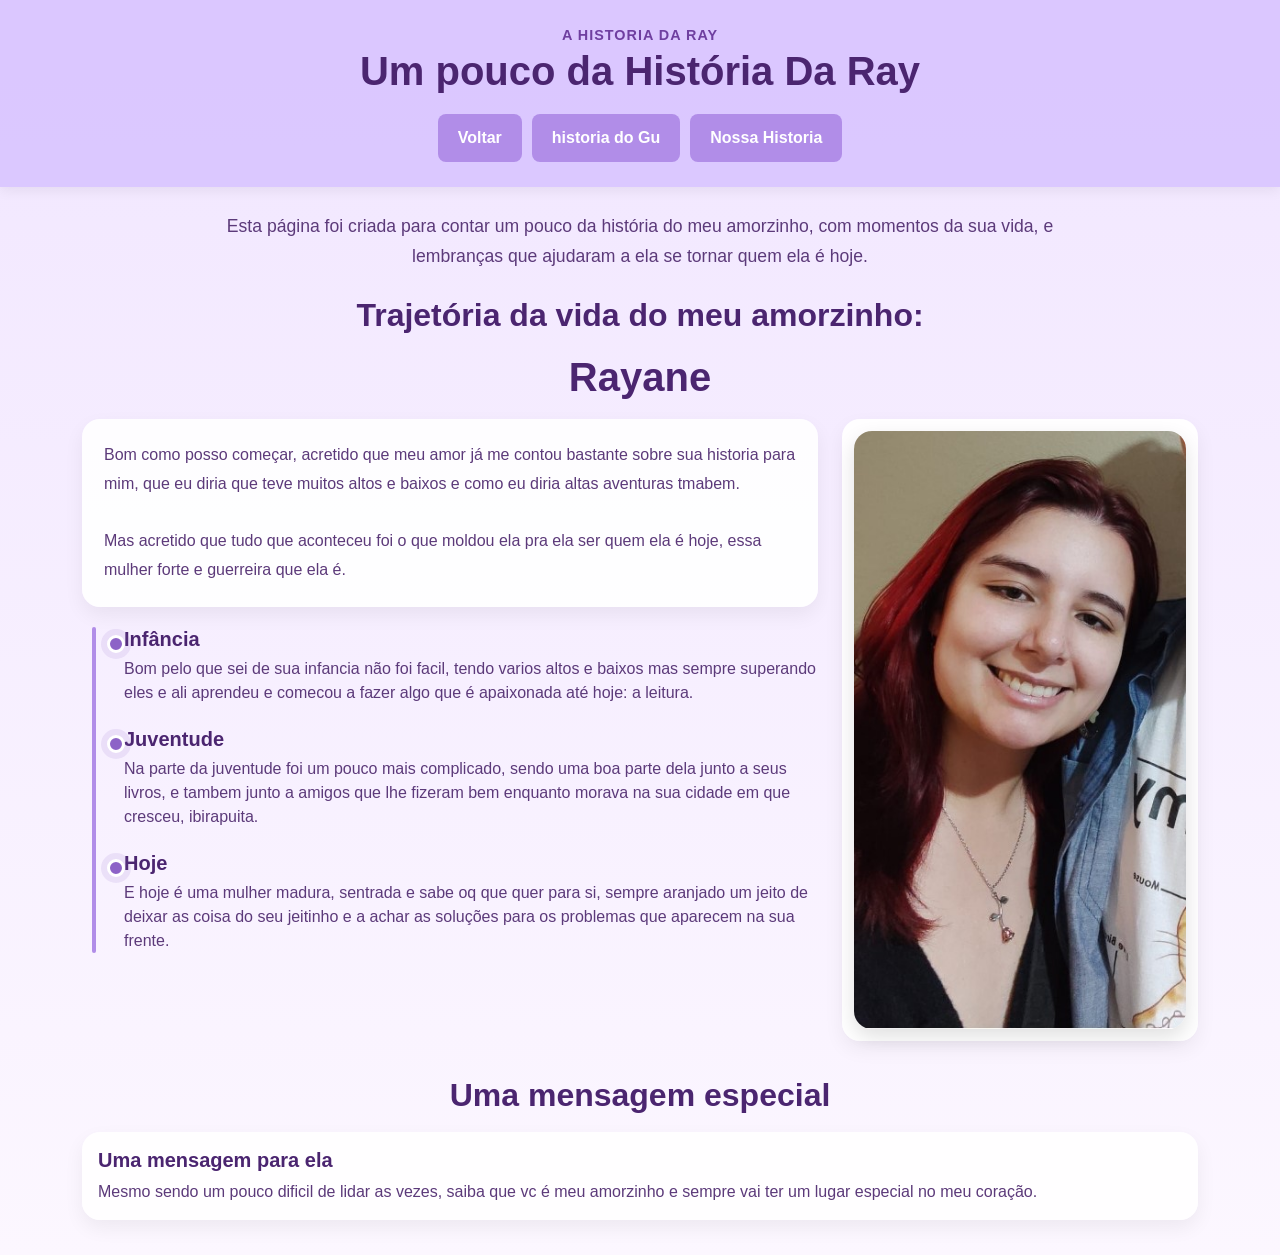
<file: historiaRay.html>
<!DOCTYPE html>
<html lang="pt-br">
<head>
    <meta charset="UTF-8">
    <meta name="viewport" content="width=device-width, initial-scale=1.0">
    <title>História da Ray </title>

    <link href="https://cdn.jsdelivr.net/npm/bootstrap@5.3.3/dist/css/bootstrap.min.css" rel="stylesheet">

    <style>
        body {
            margin: 0;
            font-family: Arial, sans-serif;
            background: linear-gradient(180deg, #f1e6ff, #fcf7ff);
            overflow-x: hidden;
        }

        .hearts {
            position: fixed;
            inset: 0;
            pointer-events: none;
            overflow: hidden;
            z-index: 0;
        }

        .heart {
            position: absolute;
            bottom: -30px;
            color: rgba(153, 102, 204, 0.55);
            animation: subir linear forwards;
        }

        @keyframes subir {
            0% {
                transform: translateY(0) scale(0.8);
                opacity: 0;
            }
            10% {
                opacity: 1;
            }
            100% {
                transform: translateY(-110vh) scale(1.4);
                opacity: 0;
            }
        }

        .conteudo {
            position: relative;
            z-index: 1;
        }

        .site-header {
            text-align: center;
            padding: 25px 15px;
            background: rgba(208, 184, 255, 0.68);
            color: #4b2570;
            box-shadow: 0 4px 12px rgba(0,0,0,0.06);
            position: relative;
            z-index: 1;
        }

        .header-inner {
            display: flex;
            flex-direction: column;
            align-items: center;
            gap: 14px;
        }

        .mini {
            display: block;
            font-size: 0.9rem;
            font-weight: bold;
            letter-spacing: 1px;
            text-transform: uppercase;
            color: #6f3fa0;
        }

        h1 {
            margin: 0;
            font-weight: bold;
            color: #4b2570;
        }

        .header-actions {
            display: flex;
            flex-wrap: wrap;
            justify-content: center;
            gap: 10px;
            margin-top: 5px;
        }

        .botao {
            display: inline-block;
            padding: 12px 20px;
            background-color: #8d63c7;
            color: white;
            text-decoration: none;
            border-radius: 8px;
            font-weight: bold;
            transition: 0.25s ease;
        }

        .botao:hover {
            background-color: #7b4fb8;
            transform: translateY(-1px);
        }

        .botao.secundario {
            background-color: #b18de8;
        }

        .botao.secundario:hover {
            background-color: #9c74dc;
        }

        .descricao {
            text-align: center;
            max-width: 900px;
            margin: 25px auto;
            padding: 0 15px;
            font-size: 1.1rem;
            line-height: 1.7;
            color: #5c3a7a;
            position: relative;
            z-index: 1;
        }

        .contador {
            text-align: center;
            margin: 20px auto 30px;
            padding: 18px 20px;
            max-width: 700px;
            background: rgba(255, 255, 255, 0.82);
            border-radius: 18px;
            box-shadow: 0 8px 20px rgba(0,0,0,0.06);
            color: #4b2570;
            position: relative;
            z-index: 1;
        }

        .contador h2 {
            margin-bottom: 10px;
            font-size: 1.4rem;
        }

        .contador p {
            margin: 0;
            font-size: 1.2rem;
            font-weight: 600;
        }

        .secao {
            margin-bottom: 35px;
            position: relative;
            z-index: 1;
        }

        .titulo-secao {
            text-align: center;
            color: #4b2570;
            font-weight: bold;
            margin-bottom: 18px;
        }

        .card-historia {
            background: rgba(255, 255, 255, 0.86);
            border: none;
            border-radius: 18px;
            box-shadow: 0 8px 20px rgba(0,0,0,0.06);
            overflow: hidden;
            height: 100%;
        }

        .card-historia .card-body {
            color: #5c3a7a;
        }

        .card-historia h5 {
            color: #4b2570;
            font-weight: bold;
        }

        .bloco-texto {
            background: rgba(255, 255, 255, 0.9);
            border-radius: 18px;
            box-shadow: 0 8px 20px rgba(0,0,0,0.06);
            padding: 22px;
            color: #5c3a7a;
            line-height: 1.8;
            margin-bottom: 20px;
        }

        .timeline {
            position: relative;
            padding-left: 24px;
        }

        .timeline::before {
            content: "";
            position: absolute;
            left: 10px;
            top: 0;
            bottom: 0;
            width: 4px;
            background: #b18de8;
            border-radius: 2px;
        }

        .evento {
            position: relative;
            margin-bottom: 22px;
            padding-left: 18px;
        }

        .evento::before {
            content: "";
            position: absolute;
            left: 1px;
            top: 8px;
            width: 18px;
            height: 18px;
            border-radius: 50%;
            background: #8d63c7;
            border: 3px solid #fff;
            box-shadow: 0 0 0 6px rgba(141, 99, 199, 0.12);
        }

        .evento h5 {
            color: #4b2570;
            font-weight: bold;
            margin-bottom: 6px;
        }

        .evento p {
            margin: 0;
            color: #5c3a7a;
        }

        .foto-canto {
            max-width: 100%;
            border-radius: 18px;
            box-shadow: 0 8px 20px rgba(0,0,0,0.12);
            object-fit: cover;
        }

        .foto-box {
            background: rgba(255,255,255,0.92);
            padding: 12px;
            border-radius: 18px;
            box-shadow: 0 8px 20px rgba(0,0,0,0.06);
        }

        @media (max-width: 768px) {
            .header-actions {
                flex-direction: column;
                width: 100%;
            }

            .botao {
                width: 100%;
                text-align: center;
            }
        }
    </style>
</head>
<body>

    <div class="hearts" id="hearts"></div>

    <div class="conteudo">
        <header class="site-header">
            <div class="header-inner">
                <div class="header-title">
                    <span class="mini">A Historia da Ray</span>
                    <h1>Um pouco da História Da Ray</h1>
                </div>

                <div class="header-actions">
                    <a href="index.html" class="botao secundario">Voltar</a>
                    <a href="historiaGu.html" class="botao secundario">historia do Gu</a>
                    <a href="historiaNos.html" class="botao secundario">Nossa Historia </a>
                </div>
            </div>
        </header>

        <div class="descricao" id="sobre">
            Esta página foi criada para contar um pouco da história do meu amorzinho, com momentos da sua vida, e lembranças que ajudaram a ela se tornar quem ela é  hoje.
        </div>

        <div class="container">
            <section class="secao" id="trajetoria">
                <h2 class="titulo-secao">Trajetória da vida do meu amorzinho:</h2>
                <h1 class="titulo-secao">Rayane </h1>

                <div class="row align-items-start g-4">
                    <div class="col-md-8">
                        <div class="bloco-texto">
                            Bom como posso começar, acretido que meu amor já me contou bastante sobre sua historia para mim, que eu diria que teve muitos altos e baixos e como eu diria altas aventuras tmabem. 

                            <br><br>

                            Mas acretido que tudo que aconteceu foi o que moldou ela pra ela ser quem ela é hoje, essa mulher forte e guerreira que ela é.
                        </div>

                        <div class="timeline">
                            <div class="evento">
                                <h5>Infância</h5>
                                <p>Bom pelo que sei de sua infancia não foi facil, tendo varios altos e baixos mas sempre superando eles 
                                    e ali aprendeu e comecou a fazer algo que é apaixonada até hoje: a leitura.</p>
                            </div>

                            <div class="evento">
                                <h5>Juventude</h5>
                                <p>Na parte da juventude foi um pouco mais complicado, sendo uma boa parte dela junto a seus livros, e tambem junto a 
                                    amigos que lhe fizeram bem enquanto morava na sua cidade em que cresceu, ibirapuita.</p>
                            </div>

                            <div class="evento">
                                <h5>Hoje</h5>
                                <p>E hoje é uma mulher madura, sentrada e sabe oq que quer para si, sempre aranjado um jeito de deixar as coisa do seu jeitinho
                                    e a achar as soluções para os problemas que aparecem na sua frente.</p>
                            </div>
                        </div>
                    </div>

                    <div class="col-md-4 text-center text-md-end">
                        <div class="foto-box">
                            <img src="imagens/foto da Ray.jpg" alt="Minha foto" class="img-fluid foto-canto">
                        </div>
                    </div>
                </div>
            </section>

            <section class="secao">
                <h2 class="titulo-secao">Uma mensagem especial</h2>

                <div class="card card-historia">
                    <div class="card-body">
                        <h5 class="card-title">Uma mensagem para ela</h5>
                        <p class="card-text">
                            Mesmo sendo um pouco dificil de lidar as vezes, saiba que vc é meu amorzinho e sempre vai ter um lugar especial no meu coração.
                        </p>
                        
                    </div>
                </div>
            </section>
        </div>
    </div>

    <script>

        const heartsContainer = document.getElementById("hearts");

        function criarCoracao() {
            const heart = document.createElement("div");
            heart.classList.add("heart");
            heart.innerHTML = "♥";

            heart.style.left = Math.random() * 100 + "vw";
            heart.style.fontSize = (12 + Math.random() * 22) + "px";
            heart.style.animationDuration = (4 + Math.random() * 4) + "s";

            heartsContainer.appendChild(heart);

            setTimeout(() => {
                heart.remove();
            }, 9000);
        }

        setInterval(criarCoracao, 600);
    </script>

    <script src="https://cdn.jsdelivr.net/npm/bootstrap@5.3.3/dist/js/bootstrap.bundle.min.js"></script>
</body>
</html>
</file>
